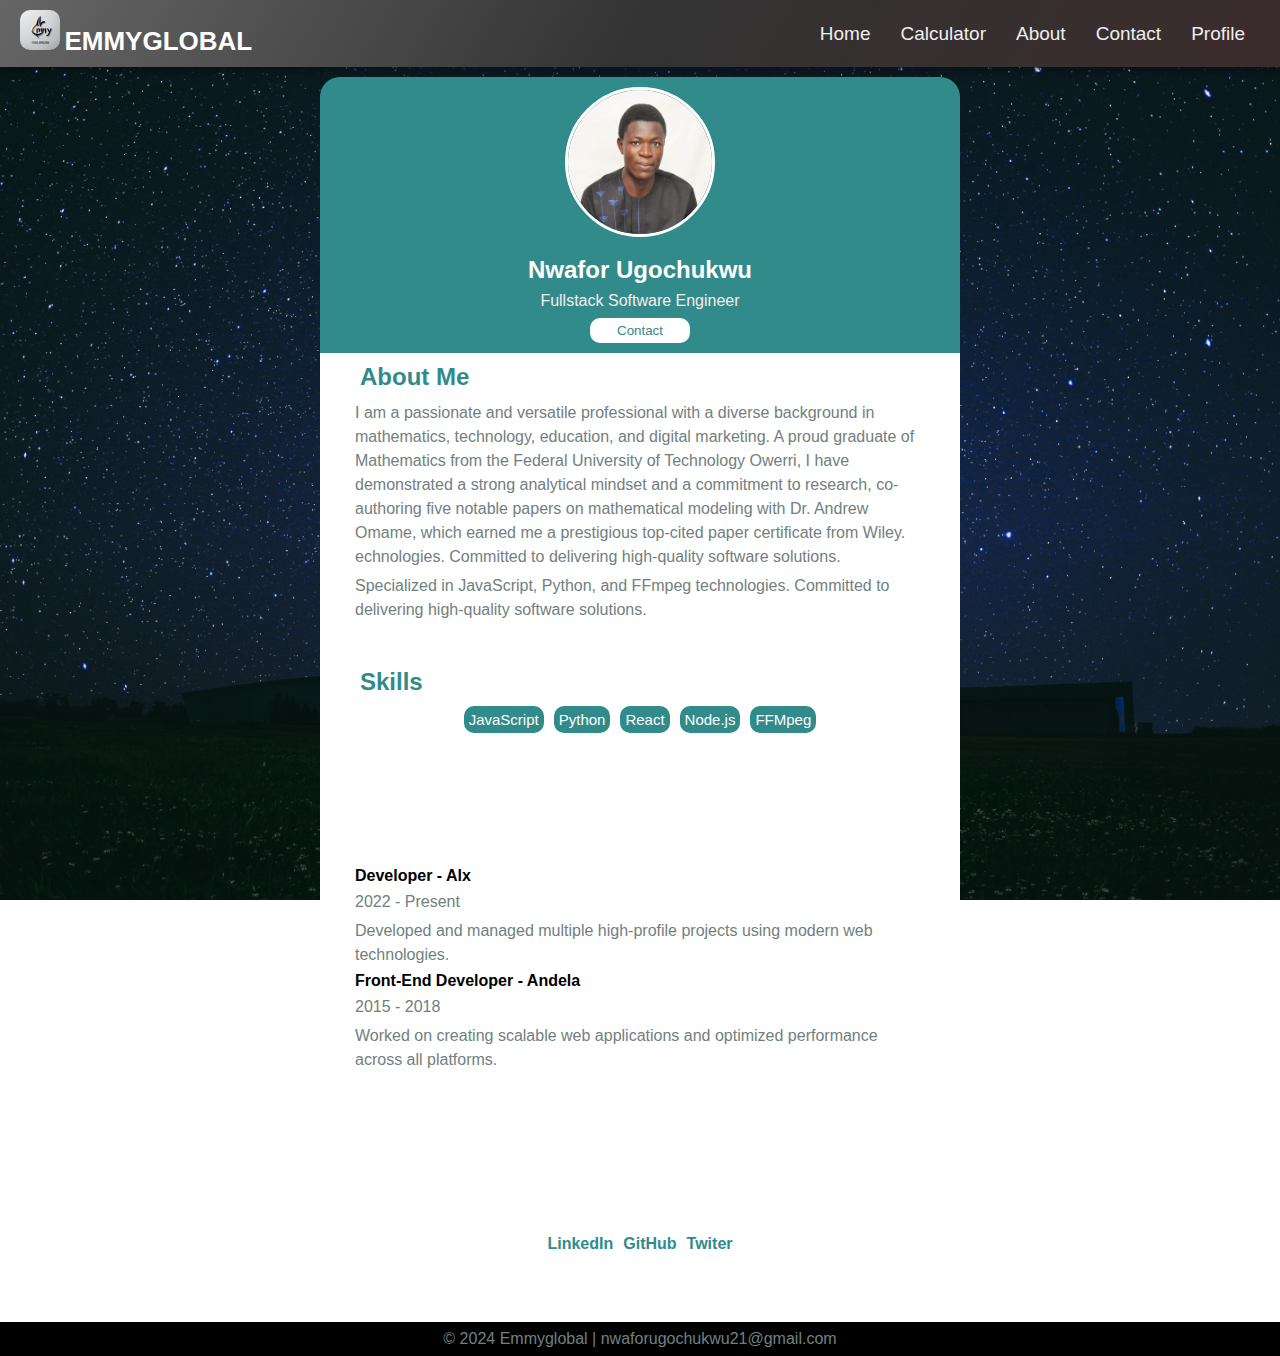
<file: index.html>
<!DOCTYPE html>
<html lang="en">
<head>
    <meta charset="UTF-8">
    <meta name="viewport" content="width=device-width, initial-scale=1.0">
    <title>User Profile</title>
    <link rel="icon" href="favicon2.png">
    <link rel="stylesheet" href="user_profile.css">
</head>
<body>
    <div class="container">
        <div class="header">
            <div class="logo">
                <img src="logo1.jpg" alt="Logo">
                <h1>Emmyglobal</h1>
            </div>
            <div class="link">
                <a href="profile.html">Home</a>
                <a href="mortgage.html">Calculator</a>
                <a href="https://www.linkedin.com/feed/update/urn:li:activity:7236870183267532800/">About</a>
                <a href="signup.html">Contact</a>
                <a href="profile.html">Profile</a>
            </div>
        </div>
        <div class="profile_cont">
            <div class="profile_head">
                <div class="pix">
                    <img src="hero-img.jpg" alt="User Picture">
                </div>
                <h2>Nwafor Ugochukwu</h2>
                <p>Fullstack Software Engineer</p>
                <button type="button"> Contact</button>

            </div>
            <div class="profile_hero">
                <div class="about">
                    <h3>About Me</h3>
                    <p>
                    I am a passionate and versatile professional with a diverse background in mathematics, technology, education, and digital marketing. 
                    A proud graduate of Mathematics from the Federal University of Technology Owerri,
                    I have demonstrated a strong analytical mindset and a commitment to research, 
                    co-authoring five notable papers on mathematical modeling with Dr. Andrew Omame,
                    which earned me a prestigious top-cited paper certificate from Wiley.
                    echnologies. Committed to delivering high-quality software solutions.</p>
                    <p>Specialized in JavaScript, Python, and FFmpeg technologies.
                        Committed to delivering high-quality software solutions.
                    </p>
                </div>
                <div class="skills">
                    <h3>Skills</h3>
                    <ul>
                        <li>JavaScript</li>
                        <li>Python</li>
                        <li>React</li>
                        <li>Node.js</li>
                        <li>FFMpeg</li>
                    </ul>
                </div>
                <div class="experience">
                    <h4>Developer - Alx</h4>
                    <p>2022 - Present</p>
                    <p>Developed and managed multiple high-profile projects using modern web technologies.</p>
                    <h4>Front-End Developer - Andela</h4>
                    <p>2015 - 2018</p>
                    <p>Worked on creating scalable web applications and optimized performance across all platforms.</p>
                </div>
                <div class="social">
                    <ul>
                        <li><a href="https://www.linkedin.com/in/nwafor-ugochukwu-54626b142/">LinkedIn</a></li>
                        <li><a href="https://github.com/Emmyglobal">GitHub</a></li>
                        <li><a href="https://x.com/home">Twiter</a></li>
                    </ul>
                </div>
            </div>
        </div>
        <div class="footer">
            <p>&copy; 2024 Emmyglobal | nwaforugochukwu21@gmail.com</p>
        </div>
    </div>
</body>
</html>
</file>
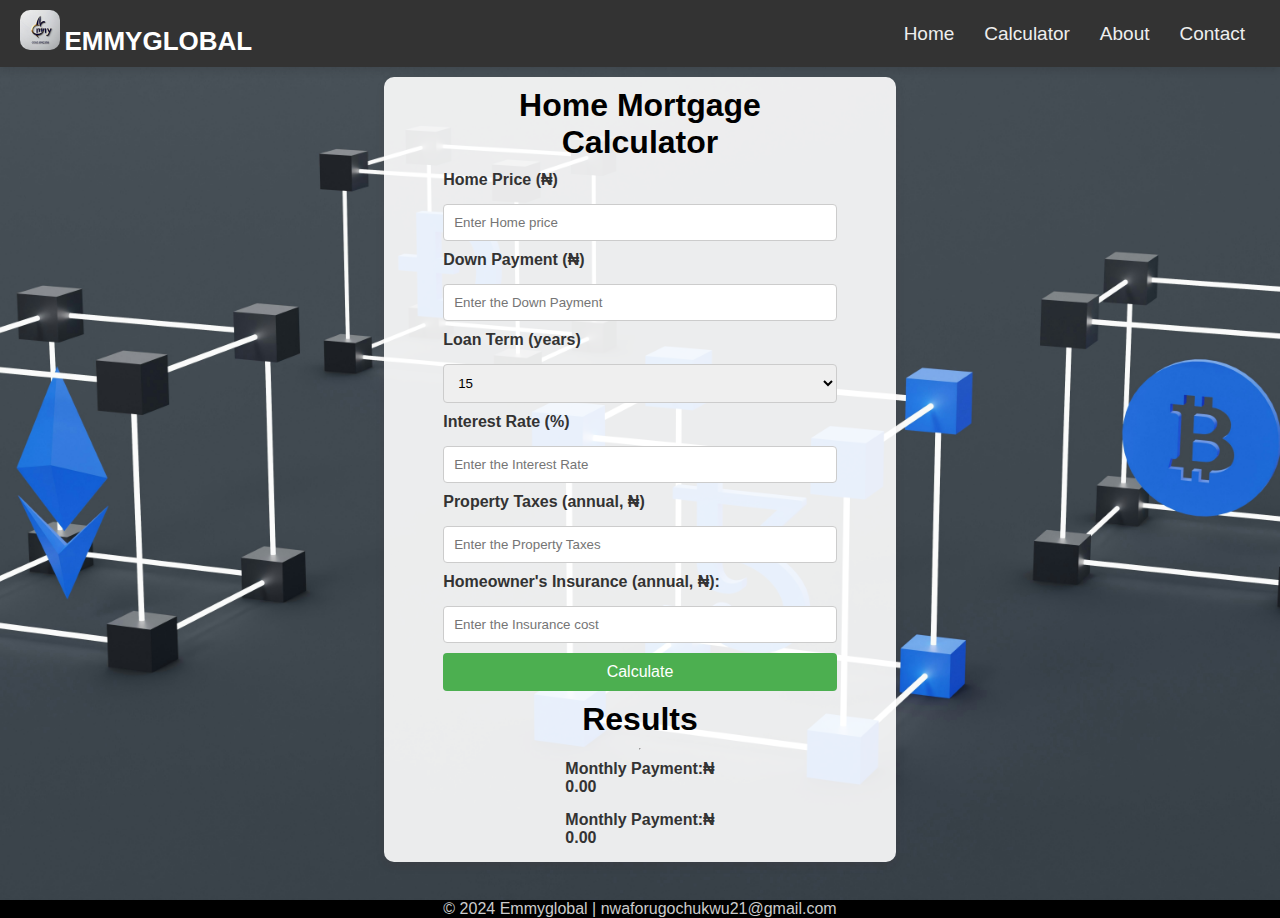
<file: mortgage.html>
<!DOCTYPE html>
<html lang="en">
<head>
    <meta charset="UTF-8">
    <meta name="viewport" content="width=device-width, initial-scale=1.0">
    <title>Home Mortgage Calculator</title>
    <link href="favicon2.png" rel="icon">
    <link rel="stylesheet" href="mort.css">
</head>
<body>
    <div class="container">
        <div class="main-header">
            <div class="logo">
                <img src="logo1.jpg" alt="Logo">
                <h1>Emmyglobal</h1>
            </div>
            <div class="link">
                <a href="index.html">Home</a>
                <a href="mortgage.html">Calculator</a>
                <a href="https://www.linkedin.com/feed/update/urn:li:activity:7236870183267532800/">About</a>
                <a href="signup.html">Contact</a>
            </div>
        </div>
        <form action="">
        <div class="hero">
            <div class="header">
                <h2>Home Mortgage<br> Calculator</h2>
            </div>
            <div class="text-fields">
                <label for="home">Home Price (&#8358;)</label>
                <input type="text" name="homePrice" id="homePrice" placeholder="Enter Home price">
                <label for="down">Down Payment (&#8358;)</label>
                <input type="text" name="down" id="downPayment" placeholder="Enter the Down Payment">
                <label for="loan">Loan Term (years)</label>
                <select name="loan" id="loanTerm">
                    <option value="15">15</option>
                    <option value="20">20</option>
                    <option value="30">30</option>
                </select>
                <label for="interest">Interest Rate (%)</label>
                <input type="text" name="interest" id="interestRate" placeholder="Enter the Interest Rate">
                <label for="property">Property Taxes (annual, &#8358;)</label>
                <input type="number" name="property" id="propertyTax" placeholder="Enter the Property Taxes">
                <label for="homeowner">Homeowner's Insurance (annual, &#8358;):</label>
                <input type="text" name="homeowner" id="insurance" placeholder="Enter the Insurance cost">
            </div>
            <button type="button" id="calculateButton">Calculate</button>
            <h2>Results</h2><hr>
            <label for="monthly_payments">Monthly Payment:&#8358;<p id="monthlyPayment">0.00</p></label>
            <label for="total_cost">Monthly Payment:&#8358;<p id="totalCost">0.00</p></label>
        </div>
        </form>
        
    </div>
    <div class="footer">
        <p>&copy; 2024 Emmyglobal | nwaforugochukwu21@gmail.com</p>
    </div>
    <script src="mortgage.js"></script>
</body>
</html>
</file>
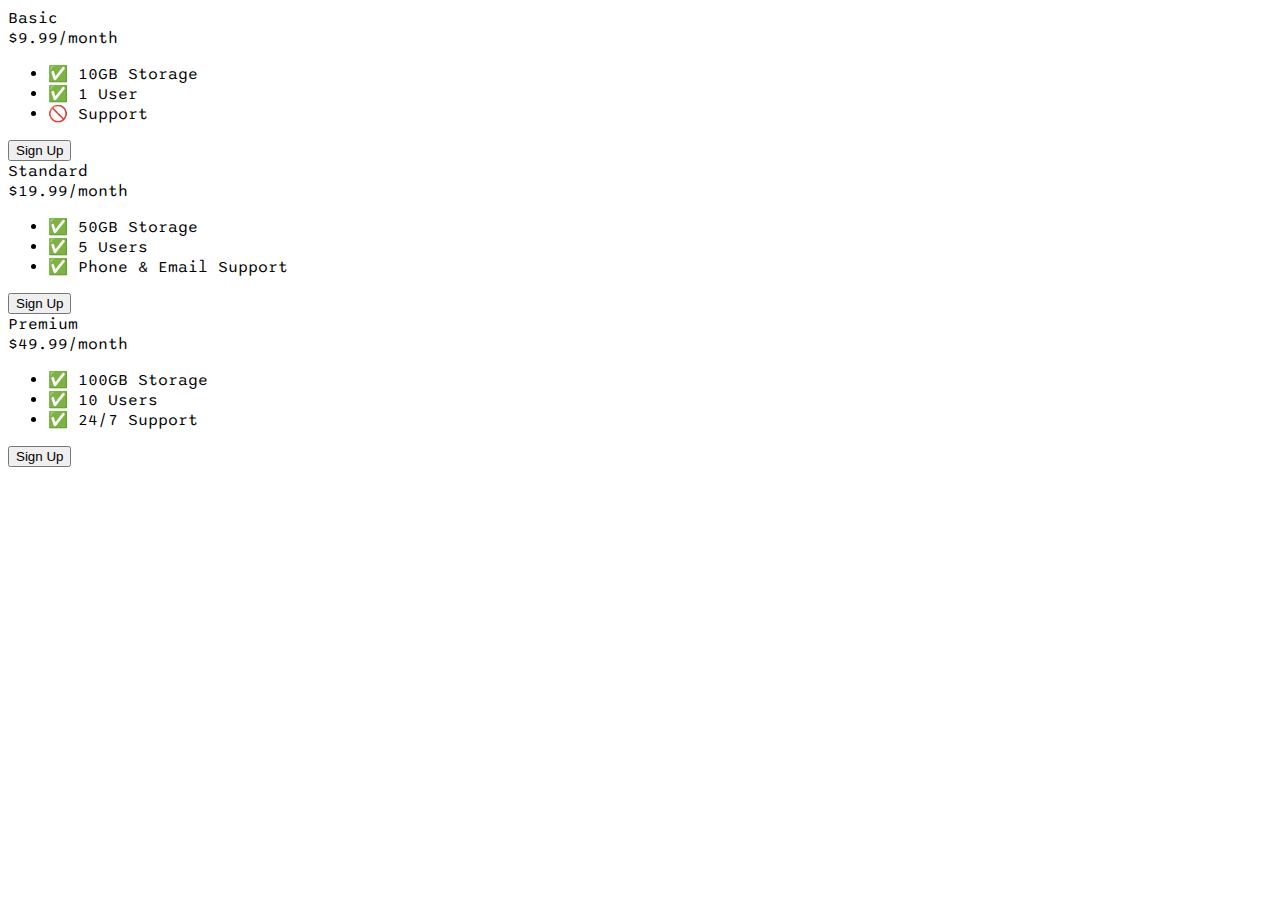
<file: price.html>
<!DOCTYPE html>
<html>

<head>
  <title>Flexbox Pricing Table</title>
  <link rel="preconnect" href="https://fonts.googleapis.com">
  <link rel="preconnect" href="https://fonts.gstatic.com" crossorigin>
  <link href="https://fonts.googleapis.com/css2?family=Sono:wght@400;700&display=swap" rel="stylesheet">
  <style>
    body {
      font-family: 'Sono', sans-serif;
    }

    /* Hint: What can you do with a media query and flexbox? */
    @media (max-width: 1250px) {
      
    }
  </style>
</head>

<body>
  <div class="pricing-container">
    <div class="pricing-plan">
      <div class="plan-title">Basic</div>
      <div class="plan-price">$9.99/month</div>
      <ul class="plan-features">
        <li>✅ 10GB Storage</li>
        <li>✅ 1 User</li>
        <li>🚫 Support</li>
      </ul>
      <button class="plan-button">Sign Up</a>
    </div>
    <div class="pricing-plan">
      <div class="plan-title">Standard</div>
      <div class="plan-price">$19.99/month</div>
      <ul class="plan-features">
        <li>✅ 50GB Storage</li>
        <li>✅ 5 Users</li>
        <li>✅ Phone &amp; Email Support</li>
      </ul>
      <button class="plan-button">Sign Up</a>
    </div>
    <div class="pricing-plan">
      <div class="plan-title">Premium</div>
      <div class="plan-price">$49.99/month</div>
      <ul class="plan-features">
        <li>✅ 100GB Storage</li>
        <li>✅ 10 Users</li>
        <li>✅ 24/7 Support</li>
      </ul>
      <button class="plan-button">Sign Up</a>
    </div>
  </div>

</body>

</html>
</file>
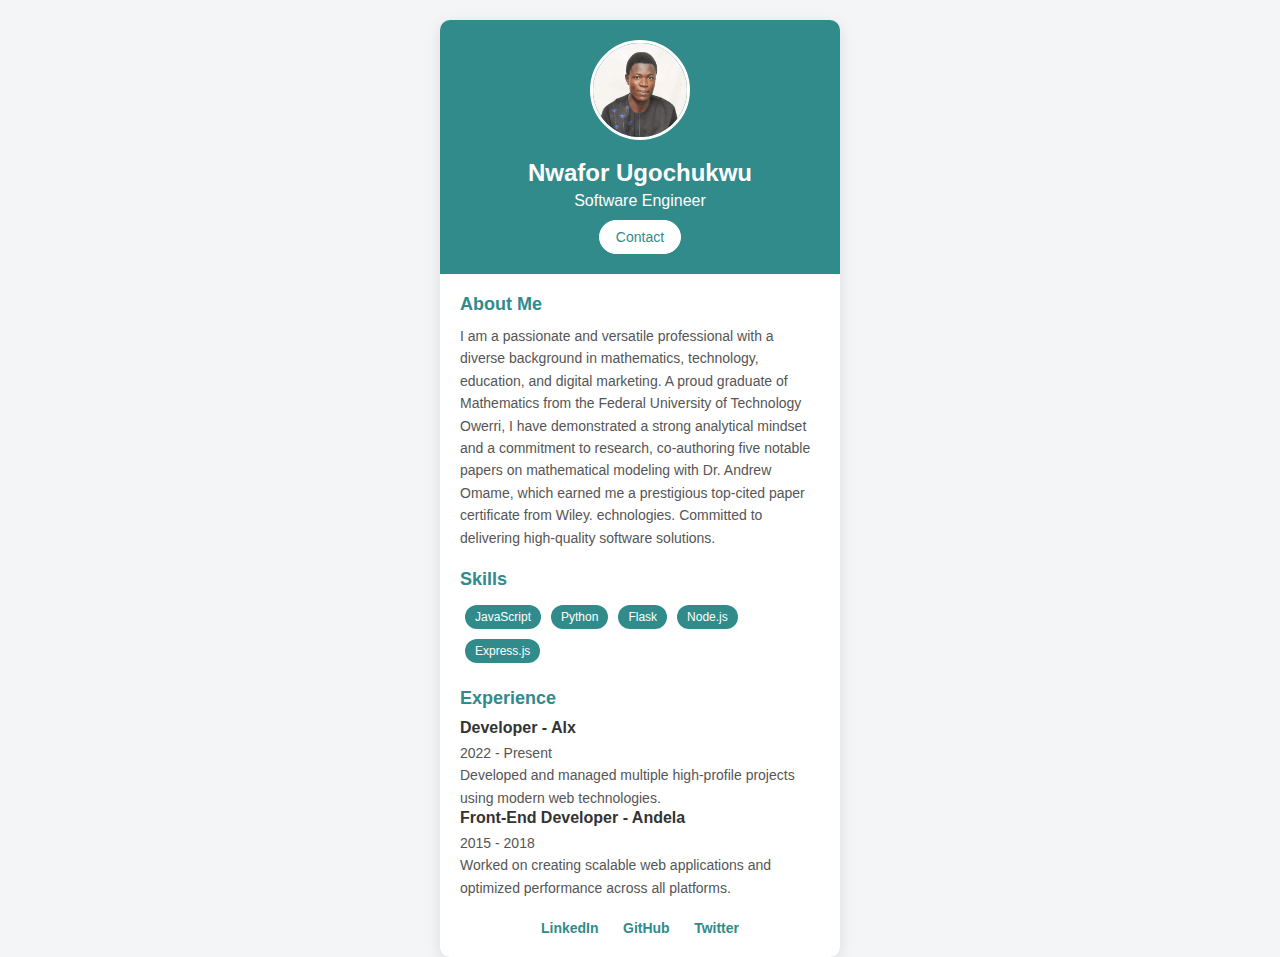
<file: profile.html>
<!DOCTYPE html>
<html lang="en">
<head>
    <meta charset="UTF-8">
    <meta name="viewport" content="width=device-width, initial-scale=1.0">
    <title>Professional User Profile</title>
    <link rel="stylesheet" href="profile.css">
</head>
<body>
    <div class="profile-card">
        <!-- Profile Header -->
        <div class="profile-header">
            <div class="profile-image">
                <img src="hero-img.jpg" alt="User Picture">
            </div>
            <div class="profile-info">
                <h1>Nwafor Ugochukwu</h1>
                <h2>Software Engineer</h2>
                <button class="profile-btn">Contact</button>
            </div>
        </div>
        <!-- Profile Details -->
        <div class="profile-details">
            <div class="profile-about">
                <h3>About Me</h3>
                <p>
                    I am a passionate and versatile professional with a diverse background in mathematics, technology, education, and digital marketing. 
                    A proud graduate of Mathematics from the Federal University of Technology Owerri,
                    I have demonstrated a strong analytical mindset and a commitment to research, 
                    co-authoring five notable papers on mathematical modeling with Dr. Andrew Omame,
                    which earned me a prestigious top-cited paper certificate from Wiley.
                    echnologies. Committed to delivering high-quality software solutions.
                </p>
            </div>
            <!-- Skills -->
            <div class="profile-skills">
                <h3>Skills</h3>
                <ul>
                    <li>JavaScript</li>
                    <li>Python</li>
                    <li>Flask</li>
                    <li>Node.js</li>
                    <li>Express.js</li>
                </ul>
            </div>
            <!-- Experience -->
            <div class="profile-experience">
                <h3>Experience</h3>
                <div class="job">
                    <h4>Developer - Alx</h4>
                    <p>2022 - Present</p>
                    <p>Developed and managed multiple high-profile projects using modern web technologies.</p>
                </div>
                <div class="job">
                    <h4>Front-End Developer - Andela</h4>
                    <p>2015 - 2018</p>
                    <p>Worked on creating scalable web applications and optimized performance across all platforms.</p>
                </div>
            </div>
            <!-- Social Links -->
            <div class="profile-social">
                <a href="https://www.linkedin.com/in/nwafor-ugochukwu-54626b142/" class="social-icon">LinkedIn</a>
                <a href="https://github.com/Emmyglobal" class="social-icon">GitHub</a>
                <a href="https://x.com/nwaforugochukw" class="social-icon">Twitter</a>
            </div>
        </div>
    </div>
</body>
</html>
</file>
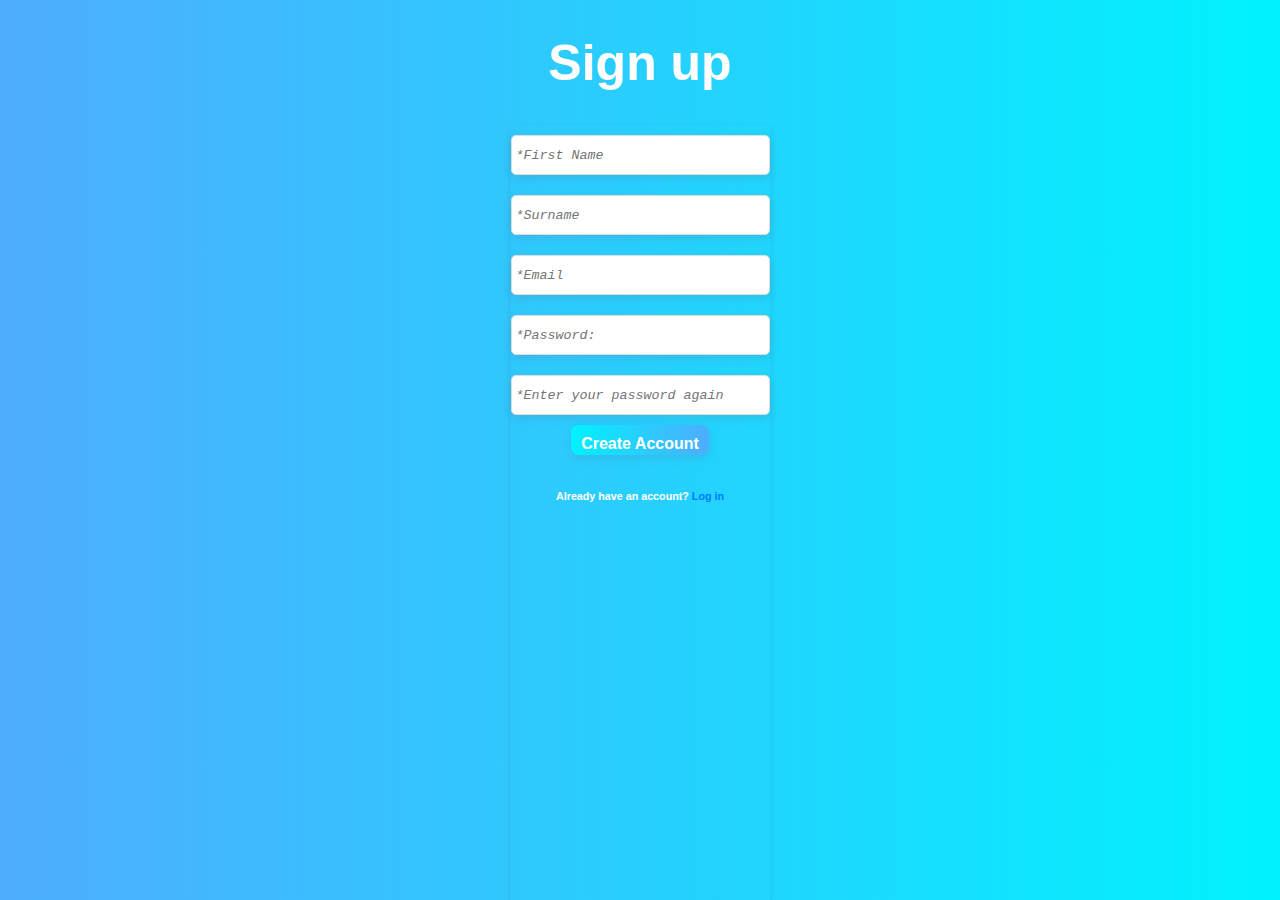
<file: signup.html>
<!DOCTYPE html>
<html lang="en">
<head>
    <meta charset="UTF-8">
    <meta name="viewport" content="width=device-width, initial-scale=1.0">
    <title>Sign Up</title>
    <style>
        body{
            height: 100vh;
            display: flex;
            flex-direction: column;
            justify-content: center;
            align-items: center;
            margin: 0;
            padding: 0;
            background: linear-gradient(to right, #4facfe, #00f2fe);
            font-family: Arial, Helvetica, sans-serif;
        }
        .hero{
            display:flex;
            flex-direction: column;
            align-content: center;
            gap: 10px;
            box-shadow: 0 4px 8px  rgba(66, 26, 26, 0.1);
            height: 90vh;
        }
        input, button{
            border-radius: 8px;
            height: 30px;
            border: none;
            box-shadow: 0 4px 8px  rgba(204, 72, 72, 0.1);
            -webkit-box-shadow: 0 4px 8px rgba(138, 36, 36, 0.1);
        }
        button{
            width:fit-content;
            background: linear-gradient(to left, #4facfe, #00f2fe);
            align-self: center;
            padding: 10px;
            color: #fff;
            font-weight: bold;
            font-size: 16px;
            border: none;
            transition: all 0.3s ease;
            -webkit-transition: all 0.3s ease;
        }
        h6{
            align-self: center;
            color: #fff;
        }
        a{
            text-decoration: none;
            color: #007bff;
        }
        a:hover {
            text-decoration: underline;
        }
        button:hover {
            background: linear-gradient(to right, #4facfe, #00f2fe);
            padding: 12px 24px;
            box-shadow: 0 6px 12px rgba(0, 123, 255, 0.3);
            transform: translateY(-2px); /* Slight move up on hover */
        }
        button:active {
            transform: translateY(2px); /* Slight move down on click */
            box-shadow: 0 2px 5px rgba(0, 68, 148, 0.5);
        }
        .header > h1 {
            color: #fff;
            font-size: 50px;
        }
        input[placeholder] {
            font-family:'Courier New', Courier, monospace;
            padding: 5px;
            color: #aaa;
            font-style: italic;
        }
        
        input[type] {
            padding: 4px;
            border: 1px solid #ddd;
            border-radius: 5px;
            transition: border-color 0.3s ease, box-shadow 0.3s ease; /* Smooth transition for hover effects */
        }
        input[type]:hover {
            border-color: #007bff; /* Change border color on hover */
            box-shadow: 0 0 5px rgba(0, 123, 255, 0.5); /* Add a subtle shadow on hover */
            -webkit-box-shadow: 0 0 5px rgba(0, 123, 255, 0.5);
                }
                @media (min-width: 420px) and (max-width: 900px){

                }
    </style>
</head>
<body>
    <div class="header">
        <h1>Sign up</h1>
    </div>
    <div class="hero">
        <label for="first-name"></label><input placeholder="*First Name" type="text" size="30">
        <label for="last-name"></label><input placeholder="*Surname" type="text" size="30">
        <label for="email"></label><input placeholder="*Email" type="email" size="30">
        <label for="password"></label><input placeholder="*Password:" type="password" size="30">
        <label for="password"></label><input placeholder="*Enter your password again" type="password" size="30">
        <button type="button">Create Account</button>
        <h6>Already have an account? <a href="#">Log in</a></h6>
    </div>
</body>
</html>
</file>
<file: user_profile.css>
*{
    margin: 0;
    padding: 0;
    box-sizing: border-box;
}
body{
    font-family: Arial, Helvetica, sans-serif;
    background: url('hero.jpg') no-repeat fixed center center;
    background-size: cover;
}
.container{
    display: flex;
    flex-direction: column;
    height: 100vh;
    gap: 10px;
}
.header{
    display: flex;
    width: 100%;
    justify-content: space-between;
    align-items: center;
    padding: 10px 20px;
    box-shadow: 0 4px 8px rgba(0, 0, 0, 0.3);
    background: linear-gradient(300deg, #3b2c2c, #333, #666);
    box-sizing: 180% 180%;
    animation: gradient-animation 18s ease infinite;
}
@keyframes gradient-animation{
    0%{
        background-position: 0% 50%;
    }
    50% {
        background-position: 100% 50%;
    }
    100% {
        background-position: 0% 50%;
    }
}
.logo img{
    height: 40px;
    width: 40px;
    border-radius: 10px;
}
.link{
    align-self: center;
    margin-right: 0;
    display: flex;
}
.link a{
    text-decoration: none;
    color: #eee;
    margin: 0 15px;
    font-size: 19px;
}
.link a:hover{
    color: #ccc;
}
.link a:hover{
    color: #e9c8c8;
    font-size: 17px;
}
.header h1{
    display: inline;
    color: #fff;
    text-transform: uppercase;
    font-size: 26px;
}
.profile_cont{
    display: flex;
    flex-direction: column;
    justify-content: center;
    align-items: center;
    border-radius: 20px;
}
.profile_head{
    background: #318B8B;
    width: 50%;
    align-self: center;
    text-align: center;
    color: #fff;
    border-radius: 20px 20px 0 0;
    padding: 10px;
}
.profile_head p{
    color: #f7eded;
}
.profile_hero{
    display: grid;
    grid-template-columns: 1fr;
    grid-template-rows: 2fr 1fr 3fr 1fr;
    align-items: center;
    background: #fff;
    align-self: center;
    width: 50%;
    padding: 0 30px ;
}
h3{
    color: #318B8B;
    font-size: 24px;
    font-weight: bolder;
    margin: 10px;
}
h4{
    margin: 5px;
}
p{
    color: #718080;
    margin: 5px;
    line-height: 1.5;
}
li{
    list-style: none;
}
.skills ul li{
    background: #318B8B;
    color: #fff;
    border-radius: 10px;
    padding: 5px;
    font-size: 15px;
}
.social li a{
    font-weight: bold;
    text-decoration: none;
    color: #318B8B;;
}
.pix img{
    width: 150px;
    height: 150px;
    border-radius: 50%;
    border: 3px solid #fff;
    margin-bottom: 15px;
}
ul{
    display: flex;
    justify-content: center;
    gap: 10px;
    
}
button{
    background: #fff;
    border-radius: 10px;
    width: 100px;
    padding: 5px;
    border: none;
    color: #318B8B;
}
button:hover, button::after{
    background: #e0d9d9;
    border-radius: 8px;
    width: 101px;
    padding: 6px;
    border: none;
    color: #318B8B;
    cursor: pointer;
}
.footer{
    text-align: center;
    background: #000;
    color: #ccc;
}
@media (max-width: 1200px){
    .profile_head{
        background: #318B8B;
        width: 70%;
        align-self: center;
        text-align: center;
        border-radius: 20px 20px 0 0;
        padding: 10px;
    }
    .profile_head p{
        color: #f7eded;
    }
    .profile_hero{
        display: grid;
        grid-template-columns: 1fr;
        grid-template-rows: 2fr 1fr 3fr 1fr;
        align-items: center;
        background: #fff;
        align-self: center;
        width: 70%;
        padding: 0 30px ;
    }
}
@media (max-width: 600px){
    .header{
        flex-wrap: wrap;
    }
    .profile_head{
        background: #318B8B;
        width: 90%;
        align-self: center;
        text-align: center;
        border-radius: 20px 20px 0 0;
        padding: 10px;
    }
    .profile_head p{
        font-size: 15px;
    }
    .profile_hero{
        display: grid;
        flex-wrap: wrap;
        grid-template-columns: 1fr;
        grid-template-rows: 2fr 1fr 3fr 1fr;
        align-items: center;
        background: #fff;
        align-self: center;
        width: 90%;
        padding: 0 15px ;
    }
    h1{
        font-size: 20px;
    }
    .link a{
        margin: 0 10px;
        font-size: 14px;
    }
    .link a:hover{
        font-size: 15px;
    }
    .logo img{
        height: 30px;
        width: 30px;
        border-radius: 4px;
    }
    .hero{
        width: 60vw;
    }
    h1{
        font-size: 15px;
    }
    .link a{
        margin: 0 8px;
        font-size: 9px;
    }
    .link a:hover{
        font-size: 10px;
    }

    h3{
        font-size: 20px;
        margin: 8px;
    }
    h4{
        margin: 4px;
    }
    p{
        font-size: 13px;
        margin: 2px;
        line-height: 1;
    }
    .skills ul li{
        border-radius: 8px;
        padding: 3px;
        font-size: 9px;
    }
    .pix img{
        width: 100px;
        height: 100px;
        border-radius: 50%;
        border: 3px solid #fff;
        margin-bottom: 12px;
    }
    ul{
        gap: 5px;
        
    }
    button{
        border-radius: 7px;
        width: 90px;
        padding: 3px;
    }
    button:hover, button::after{
        border-radius: 5px;
        width: 91px;
        padding: 4px;
    }
}
</file>
<file: mort.css>
*{
    margin: 0;
    padding: 0;
    box-sizing: border-box;
    font-family: Arial, sans-serif;
}
body{
    background: url('background_2.jpg') no-repeat fixed center center;
    background-size: cover;
}
.container{
    
    display: flex;
    flex-direction: column;
    align-items: center;
    min-height: 100vh;
}
.main-header{
    display: flex;
    width: 100%;
    justify-content: space-between;
    align-items: center;
    padding: 10px 20px;
    box-shadow: 0 4px 8px rgba(0, 0, 0, 0.1);
    background-color: #333;
}
.logo img{
    height: 40px;
    width: 40px;
    border-radius: 10px;
}
h1{
    color: #fff;
    text-transform: uppercase;
    font-size: 26px;
}
.link{
    align-self: center;
    margin-right: 0;
    display: flex;
}
.link a{
    text-decoration: none;
    color: #eee;
    margin: 0 15px;
    font-size: 19px;
}
.link a:hover{
    color: #ccc;
}
.link a:hover{
    color: #e9c8c8;
    font-size: 17px;
}


.main-header h1{
    display: inline;
}
.hero{
    background: rgba(255, 255, 255, 0.9);
    display: flex;
    justify-content: center;
    align-items: center;
    box-shadow: 0 4px 8px  rgba(66, 26, 26, 0.1);
    gap: 10px;
    border-radius: 10px;
    flex-direction: column;
    padding: 10px;
    margin: 10px;
    width: 40vw;
}
.hero h2{
    font-size: 2rem;
    text-align: center;
}
.text-fields{
    display:flex;
    flex-direction: column;
    align-content: center;
    gap: 10px;
    width: 80%;
}
input, select {
    width: 100%;
    padding: 10px;
    border: 1px solid #ccc;
    border-radius: 4px;
}
button {
    width: 80%;
    padding: 10px;
    background-color: #4CAF50;
    color: white;
    border: none;
    border-radius: 4px;
    font-size: 16px;
    cursor: pointer;
}

button:hover {
    background-color: #45a049;
}
label {
    display: block;
    margin-bottom: 5px;
    font-weight: bold;
    color: #333;
}
@media (max-width: 1200px){
    .hero{
        width: 55vw;
    }
    h1{
        font-size: 21px;
    }
    .link a{
        margin: 0 10px;
        font-size: 14px;
    }
    .link a:hover{
        font-size: 15px;
    }
}
@media (max-width: 800px) {
    .logo img{
        height: 30px;
        width: 30px;
        border-radius: 4px;
    }
    .hero{
        width: 60vw;
    }
    h1{
        font-size: 19px;
    }
    .link a{
        margin: 0 10px;
        font-size: 12px;
    }
    .link a:hover{
        color: #e9c8c8;
        font-size: 13px;
    }

}
.footer{
    text-align: center;
    background: #000;
    color: #ccc;
}
</file>
<file: profile.css>
/* Basic Reset */
* {
    margin: 0;
    padding: 0;
    box-sizing: border-box;
    font-family: 'Arial', sans-serif;
}

body {
    display: flex;
    justify-content: center;
    align-items: center;
    min-height: 100vh;
    background-color: #f4f5f7;
}

/* Profile Card */
.profile-card {
    width: 400px;
    background: #fff;
    border-radius: 10px;
    box-shadow: 0 4px 16px rgba(0, 0, 0, 0.1);
    overflow: hidden;
    margin-top: 20px;
}

.profile-header {
    background-color: #318b8b;
    padding: 20px;
    text-align: center;
    color: #fff;
    display: flex;
    align-items: center;
    flex-direction: column;
}

.profile-image img {
    width: 100px;
    height: 100px;
    border-radius: 50%;
    border: 3px solid #fff;
    margin-bottom: 15px;
}

.profile-info h1 {
    font-size: 24px;
    margin-bottom: 5px;
}

.profile-info h2 {
    font-size: 16px;
    font-weight: normal;
    margin-bottom: 10px;
}

.profile-btn {
    background-color: #fff;
    color: #318b8b;
    padding: 8px 16px;
    border-radius: 20px;
    font-size: 14px;
    border: 1px solid #fff;
    cursor: pointer;
    transition: background-color 0.3s;
}

.profile-btn:hover {
    background-color: #265f5f;
    color: #fff;
}

.profile-details {
    padding: 20px;
}

.profile-about,
.profile-skills,
.profile-experience {
    margin-bottom: 20px;
}

.profile-about h3,
.profile-skills h3,
.profile-experience h3 {
    font-size: 18px;
    margin-bottom: 10px;
    color: #318b8b;
}

.profile-about p,
.job p {
    font-size: 14px;
    color: #555;
    line-height: 1.6;
}

.profile-skills ul {
    list-style: none;
    padding: 0;
    display: flex;
    flex-wrap: wrap;
}

.profile-skills li {
    background-color: #318b8b;
    color: white;
    padding: 5px 10px;
    border-radius: 15px;
    font-size: 12px;
    margin: 5px;
}

.job h4 {
    font-size: 16px;
    color: #333;
    margin-bottom: 5px;
}

.profile-social {
    text-align: center;
}

.social-icon {
    text-decoration: none;
    color: #318b8b;
    font-weight: bold;
    margin: 0 10px;
    font-size: 14px;
}
</file>
